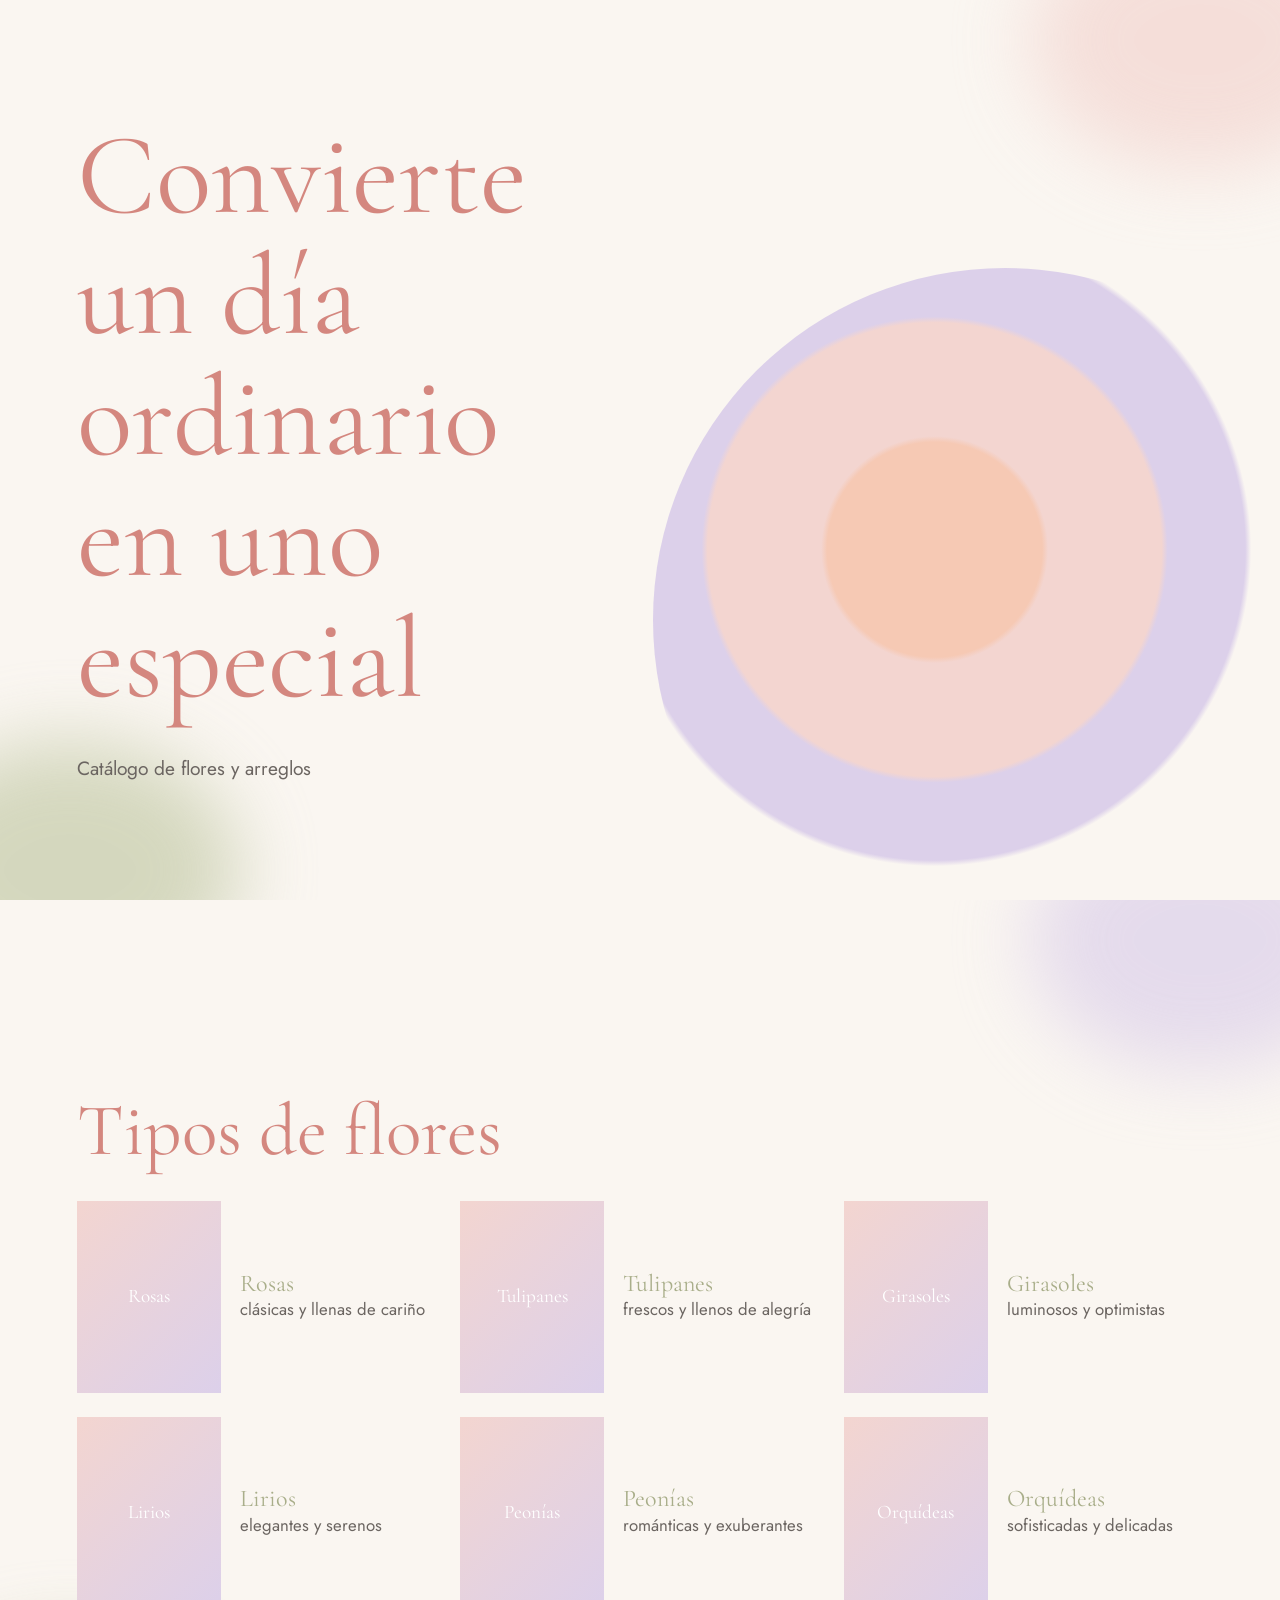
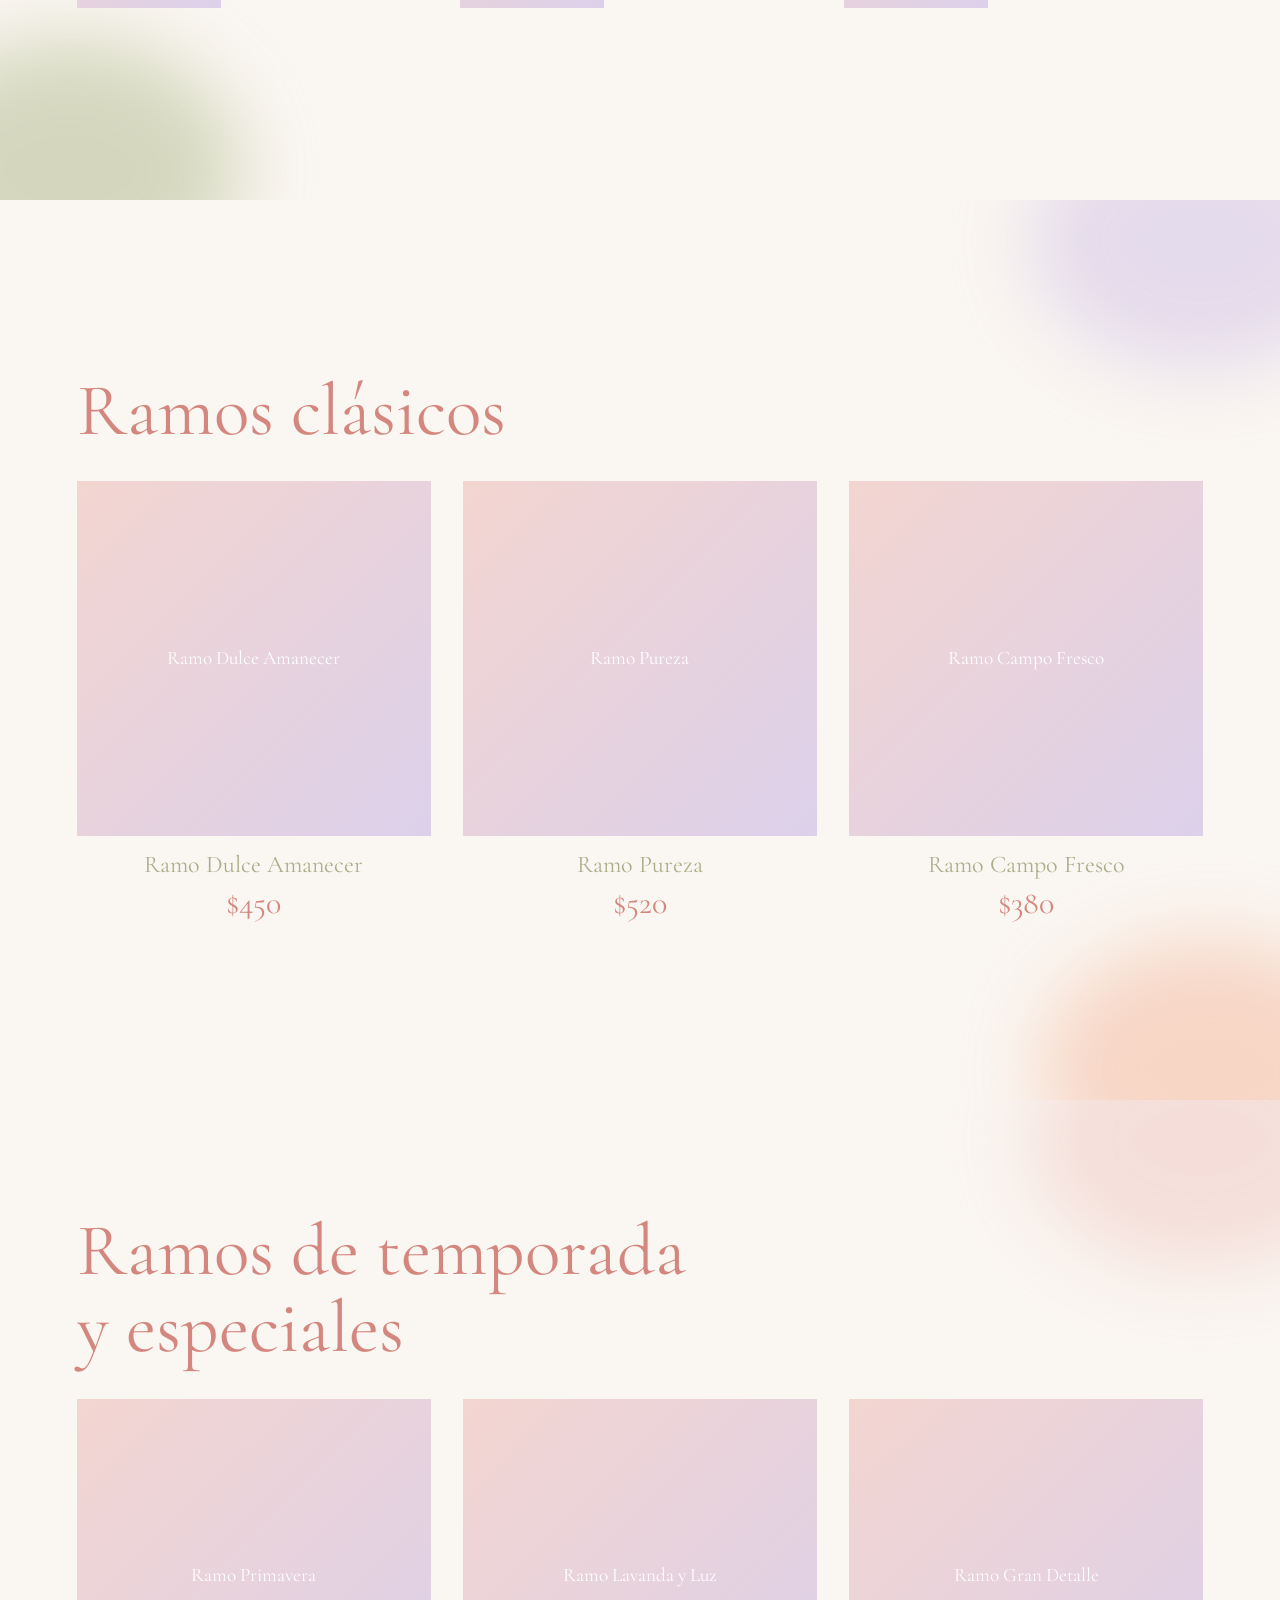
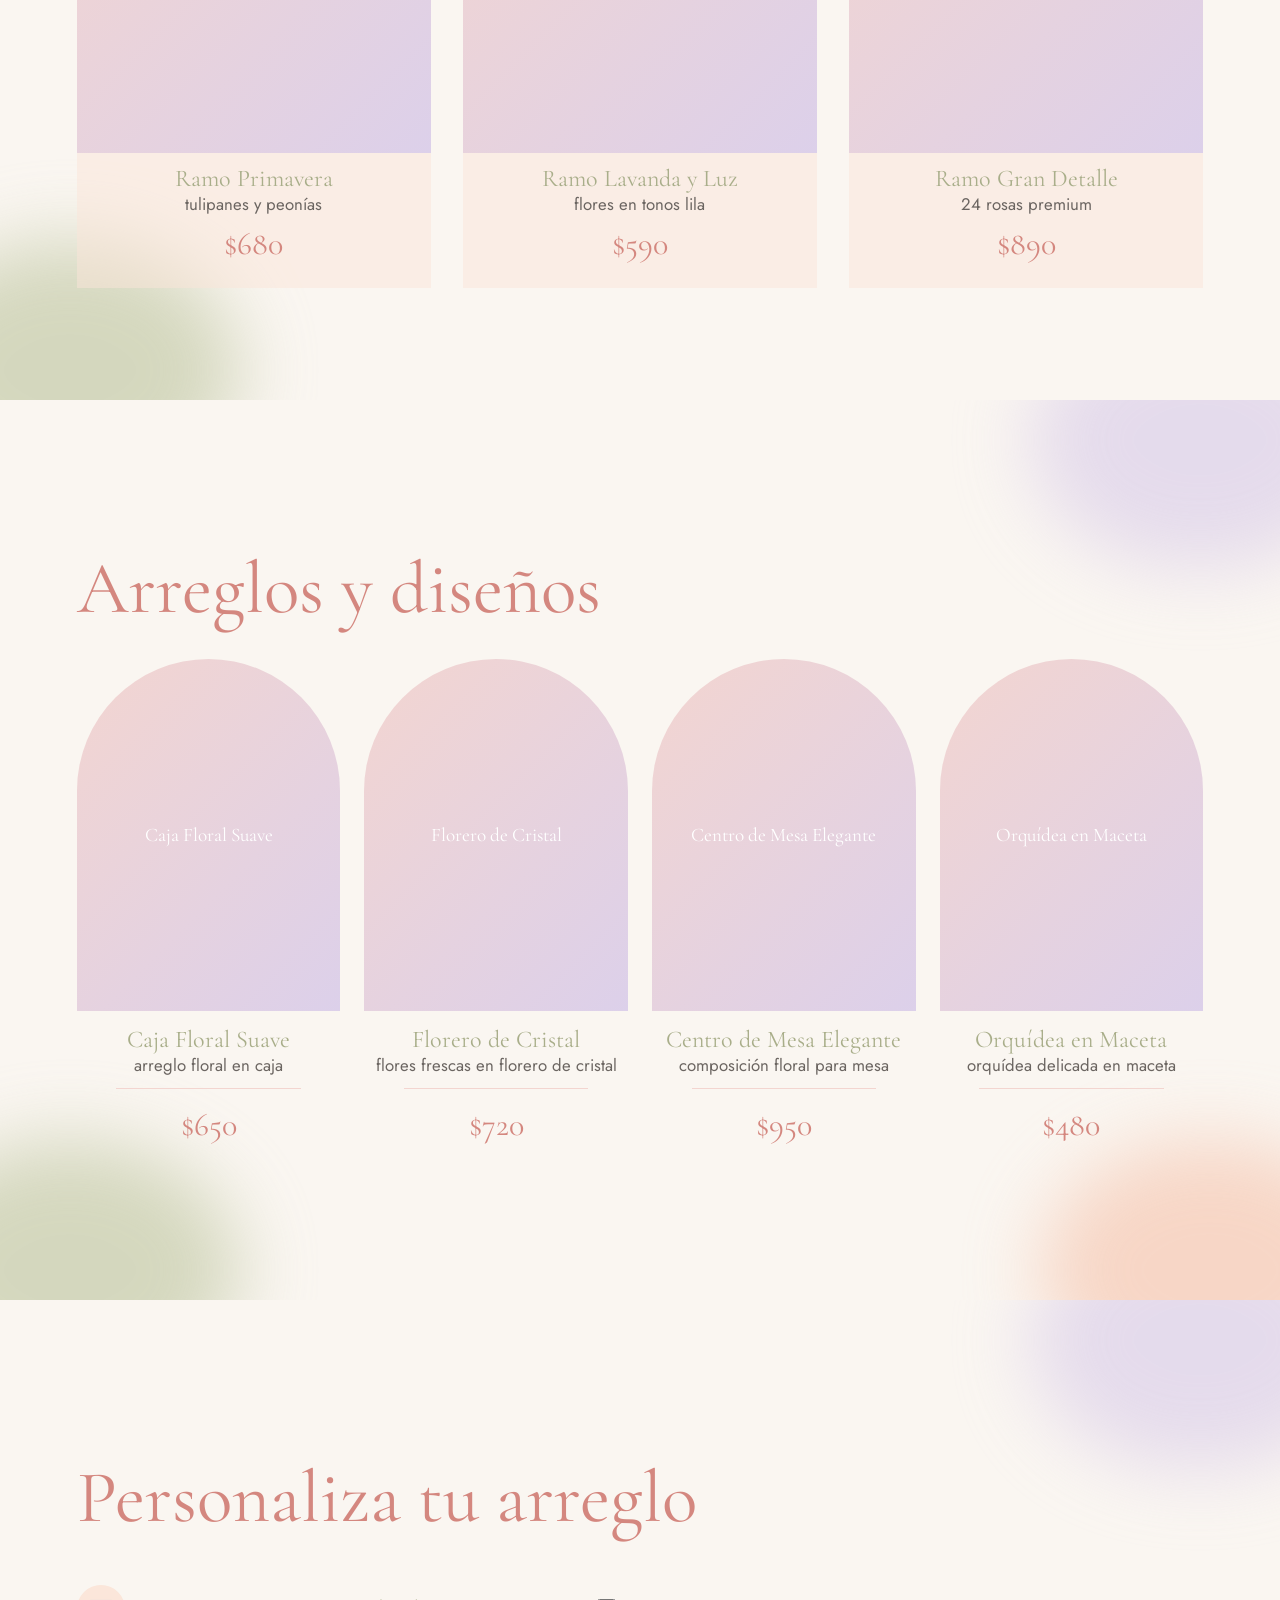
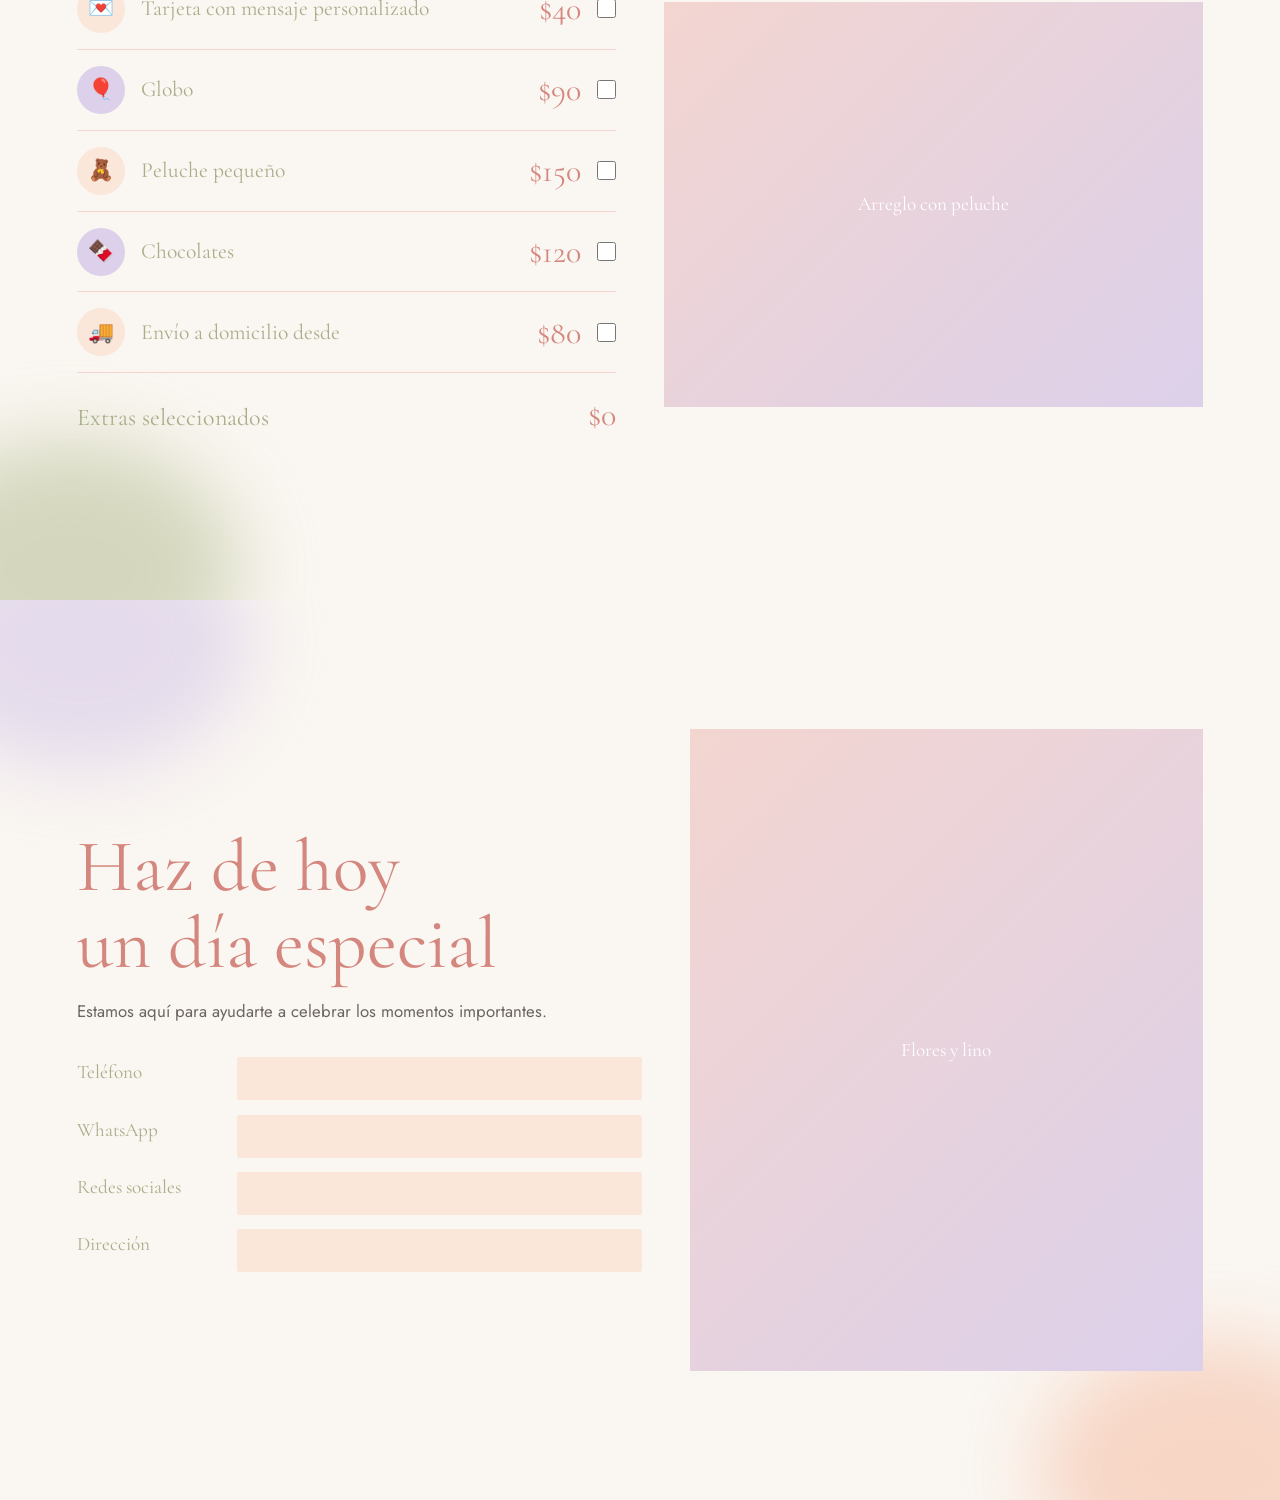
<file: prototype/index.html>
<!DOCTYPE html>
<html lang="es"><head><meta charset="utf-8"><meta name="viewport" content="width=device-width,initial-scale=1">
<title>Catálogo floral</title>
<link href="https://fonts.googleapis.com/css2?family=Cormorant+Garamond:wght@400;500&family=Jost:wght@400;500&display=swap" rel="stylesheet">
<link rel="stylesheet" href="../static/css/base.css"><link rel="stylesheet" href="../static/css/secciones.css">
</head><body>
<!-- 1. PORTADA -->
<section class="seccion portada" id="inicio"><span class="mancha mancha--rosa tr"></span><span class="mancha mancha--salvia bl"></span><div class="ramo-deco"></div>
<h1>Convierte un día ordinario en uno especial</h1><p>Catálogo de flores y arreglos</p></section>
<!-- 2. TIPOS DE FLORES -->
<section class="seccion" id="flores"><span class="mancha mancha--lavanda tr"></span><span class="mancha mancha--salvia bl"></span><h2>Tipos de flores</h2><div class="rejilla-flores">
<article class="flor"><div class="img">Rosas</div><div><h3>Rosas</h3><p>clásicas y llenas de cariño</p></div></article><article class="flor"><div class="img">Tulipanes</div><div><h3>Tulipanes</h3><p>frescos y llenos de alegría</p></div></article><article class="flor"><div class="img">Girasoles</div><div><h3>Girasoles</h3><p>luminosos y optimistas</p></div></article><article class="flor"><div class="img">Lirios</div><div><h3>Lirios</h3><p>elegantes y serenos</p></div></article><article class="flor"><div class="img">Peonías</div><div><h3>Peonías</h3><p>románticas y exuberantes</p></div></article><article class="flor"><div class="img">Orquídeas</div><div><h3>Orquídeas</h3><p>sofisticadas y delicadas</p></div></article>
</div></section>
<!-- 3. RAMOS CLÁSICOS -->
<section class="seccion" id="ramos-clasicos"><span class="mancha mancha--lavanda tr"></span><span class="mancha mancha--durazno br"></span><h2>Ramos clásicos</h2><div class="rejilla-ramos">
<article class="ramo"><div class="img">Ramo Dulce Amanecer</div><h3>Ramo Dulce Amanecer</h3><p class="precio">$450</p></article><article class="ramo"><div class="img">Ramo Pureza</div><h3>Ramo Pureza</h3><p class="precio">$520</p></article><article class="ramo"><div class="img">Ramo Campo Fresco</div><h3>Ramo Campo Fresco</h3><p class="precio">$380</p></article>
</div></section>
<!-- 4. RAMOS DE TEMPORADA -->
<section class="seccion" id="ramos-temporada"><span class="mancha mancha--rosa tr"></span><span class="mancha mancha--salvia bl"></span><h2>Ramos de temporada<br>y especiales</h2><div class="rejilla-ramos">
<article class="ramo ramo--tarjeta"><div class="img">Ramo Primavera</div><h3>Ramo Primavera</h3><p>tulipanes y peonías</p><p class="precio">$680</p></article><article class="ramo ramo--tarjeta"><div class="img">Ramo Lavanda y Luz</div><h3>Ramo Lavanda y Luz</h3><p>flores en tonos lila</p><p class="precio">$590</p></article><article class="ramo ramo--tarjeta"><div class="img">Ramo Gran Detalle</div><h3>Ramo Gran Detalle</h3><p>24 rosas premium</p><p class="precio">$890</p></article>
</div></section>
<!-- 5. ARREGLOS Y DISEÑOS -->
<section class="seccion" id="arreglos"><span class="mancha mancha--lavanda tr"></span><span class="mancha mancha--salvia bl"></span><span class="mancha mancha--durazno br"></span><h2>Arreglos y diseños</h2><div class="rejilla-arreglos">
<article class="arreglo"><div class="img">Caja Floral Suave</div><h3>Caja Floral Suave</h3><p>arreglo floral en caja</p><hr><p class="precio">$650</p></article><article class="arreglo"><div class="img">Florero de Cristal</div><h3>Florero de Cristal</h3><p>flores frescas en florero de cristal</p><hr><p class="precio">$720</p></article><article class="arreglo"><div class="img">Centro de Mesa Elegante</div><h3>Centro de Mesa Elegante</h3><p>composición floral para mesa</p><hr><p class="precio">$950</p></article><article class="arreglo"><div class="img">Orquídea en Maceta</div><h3>Orquídea en Maceta</h3><p>orquídea delicada en maceta</p><hr><p class="precio">$480</p></article>
</div></section>
<!-- 6. PERSONALIZA: los extras se suman al precio (etapa 3) -->
<section class="seccion" id="personaliza"><span class="mancha mancha--lavanda tr"></span><span class="mancha mancha--salvia bl"></span><h2>Personaliza tu arreglo</h2><div class="personaliza"><div>
<label class="extra"><span class="icono">💌</span><h3>Tarjeta con mensaje personalizado</h3><span class="precio">$40</span><input type="checkbox" data-precio="40"></label><label class="extra"><span class="icono">🎈</span><h3>Globo</h3><span class="precio">$90</span><input type="checkbox" data-precio="90"></label><label class="extra"><span class="icono">🧸</span><h3>Peluche pequeño</h3><span class="precio">$150</span><input type="checkbox" data-precio="150"></label><label class="extra"><span class="icono">🍫</span><h3>Chocolates</h3><span class="precio">$120</span><input type="checkbox" data-precio="120"></label><label class="extra"><span class="icono">🚚</span><h3>Envío a domicilio desde</h3><span class="precio">$80</span><input type="checkbox" data-precio="80"></label>
<div class="total"><h3>Extras seleccionados</h3><span class="precio" id="total-extras">$0</span></div></div>
<div class="img" style="aspect-ratio:4/3">Arreglo con peluche</div></div></section>
<!-- 7. CONTACTO -->
<section class="seccion" id="contacto"><span class="mancha mancha--durazno br"></span><span class="mancha mancha--lavanda tl"></span><div class="contacto"><div>
<h2>Haz de hoy<br>un día especial</h2><p>Estamos aquí para ayudarte a celebrar los momentos importantes.</p>
<dl><dt>Teléfono</dt><dd>&nbsp;</dd><dt>WhatsApp</dt><dd>&nbsp;</dd><dt>Redes sociales</dt><dd>&nbsp;</dd><dt>Dirección</dt><dd>&nbsp;</dd></dl></div>
<div class="img">Flores y lino</div></div></section>
<script>
// Demo de la suma de extras; en la etapa 3 pasa a static/js/personalizar.js
const t=document.getElementById('total-extras');
document.querySelectorAll('.extra input').forEach(c=>c.addEventListener('change',()=>{
 t.textContent='$'+[...document.querySelectorAll('.extra input:checked')].reduce((s,i)=>s+ +i.dataset.precio,0);}));
</script></body></html>
</file>
<file: static/css/base.css>
/* Tokens y base — tomados de la referencia de Canva */
:root{
  --crema:#FAF6F1; --rosa:#D4877F; --rosa-suave:#F3D5D0; --durazno:#FBE6DA;
  --salvia:#A9AE8A; --lavanda:#DCD0EA; --texto:#6B6561;
  --f-titulo:"Cormorant Garamond",Georgia,serif;
  --f-texto:"Jost",system-ui,sans-serif;
}
*{box-sizing:border-box;margin:0}
html{scroll-snap-type:y proximity;scroll-behavior:smooth}
body{background:var(--crema);color:var(--texto);font:400 1.05rem/1.6 var(--f-texto)}
h1,h2,h3{font-family:var(--f-titulo);font-weight:400;color:var(--rosa);line-height:1.05}
h2{font-size:clamp(2.6rem,6vw,4.6rem)}
h3{font-size:1.5rem;color:var(--salvia)}
.precio{font-family:var(--f-titulo);font-size:2rem;color:var(--rosa)}
.seccion{position:relative;min-height:100vh;padding:clamp(2rem,6vw,5rem);overflow:hidden;scroll-snap-align:start;display:flex;flex-direction:column;justify-content:center;gap:2rem}
.seccion>*{position:relative;z-index:1}
:focus-visible{outline:2px solid var(--rosa);outline-offset:3px}
/* Manchas de acuarela (decoración de cada lámina) */
.mancha{position:absolute!important;z-index:0!important;width:340px;height:260px;border-radius:50%;filter:blur(38px);opacity:.7;pointer-events:none}
.mancha--rosa{background:var(--rosa-suave)}.mancha--lavanda{background:var(--lavanda)}
.mancha--salvia{background:#C5CBA9}.mancha--durazno{background:#F6C9B4}
.tl{top:-90px;left:-90px}.tr{top:-90px;right:-90px}.bl{bottom:-100px;left:-100px}.br{bottom:-100px;right:-100px}
/* Hueco de imagen: se reemplaza por <img> en la etapa 2 */
.img{background:linear-gradient(135deg,var(--rosa-suave),var(--lavanda));aspect-ratio:1;display:grid;place-items:center;color:#fff;font-family:var(--f-titulo);font-size:1.2rem}
@media (prefers-reduced-motion:reduce){html{scroll-behavior:auto}}
/* Imágenes reales (dinámicas) */
img.img{display:block;width:100%;height:auto;object-fit:cover}
</file>
<file: static/css/secciones.css>
/* 1. Portada */
.portada h1{font-size:clamp(3.4rem,9vw,7.5rem);max-width:9ch}
.portada p{font-size:1.2rem}
.portada .ramo-deco{position:absolute;right:-6%;bottom:-8%;width:55%;aspect-ratio:1;border-radius:50%;z-index:0;
  background:radial-gradient(circle at 40% 40%,#F6C9B4 0 18%,#F3D5D0 19% 38%,#DCD0EA 39% 52%,transparent 53%)}
/* 2. Tipos de flores */
.rejilla-flores{display:grid;grid-template-columns:repeat(3,1fr);gap:1.5rem}
.flor{display:grid;grid-template-columns:minmax(90px,40%) 1fr;align-items:center;gap:1.2rem}
.flor .img{aspect-ratio:3/4}
/* 3-4. Ramos */
.rejilla-ramos{display:grid;grid-template-columns:repeat(3,1fr);gap:2rem;text-align:center}
.ramo .img{margin-bottom:1rem}
.ramo--tarjeta{background:rgba(251,230,218,.5);padding-bottom:1.2rem}
.ramo--tarjeta .img{margin-bottom:.8rem}
/* 5. Arreglos: imagen en arco */
.rejilla-arreglos{display:grid;grid-template-columns:repeat(4,1fr);gap:1.5rem;text-align:center}
.arreglo .img{border-radius:999px 999px 0 0;aspect-ratio:3/4;margin-bottom:1rem}
.arreglo hr{border:0;border-top:1px solid var(--rosa-suave);margin:.6rem auto;width:70%}
/* 6. Personalización */
.personaliza{display:grid;grid-template-columns:1fr 1fr;gap:3rem;align-items:center}
.extra{display:flex;align-items:center;gap:1rem;padding:.9rem 0;border-bottom:1px solid var(--rosa-suave);cursor:pointer}
.extra input{accent-color:var(--rosa);width:1.2rem;height:1.2rem}
.extra .icono{width:48px;height:48px;border-radius:50%;background:var(--durazno);display:grid;place-items:center;font-size:1.3rem}
.extra:nth-child(even) .icono{background:var(--lavanda)}
.extra h3{flex:1;font-size:1.35rem}
.total{display:flex;justify-content:space-between;align-items:baseline;padding-top:1rem}
/* 7. Contacto */
.contacto{display:grid;grid-template-columns:1.1fr 1fr;gap:3rem;align-items:center}
.contacto h2{margin-bottom:1rem}
.contacto dl{display:grid;grid-template-columns:9rem 1fr;gap:.9rem 1rem;margin-top:2rem}
.contacto dt{color:var(--salvia);font-family:var(--f-titulo);font-size:1.2rem}
.contacto dd{background:var(--durazno);padding:.5rem 1rem;border-radius:3px}
.contacto .img{aspect-ratio:4/5}
@media (max-width:860px){
  .rejilla-flores,.rejilla-ramos,.personaliza,.contacto{grid-template-columns:1fr}
  .rejilla-arreglos{grid-template-columns:repeat(2,1fr)}
  .seccion{min-height:auto}
}
.contacto dd{min-height:2.6rem}
</file>
